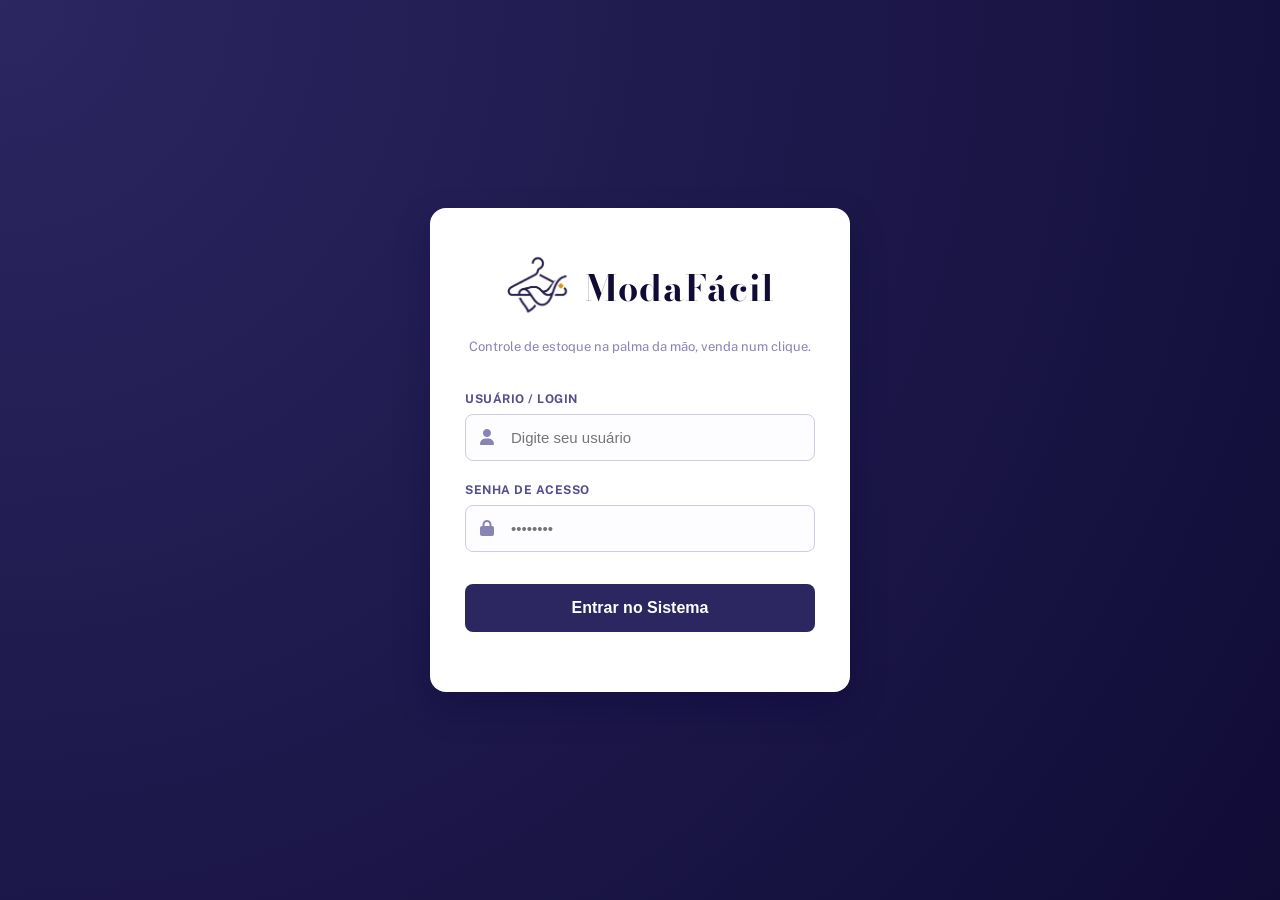
<file: index.html>
<!DOCTYPE html>
<html lang="pt-BR">
<head>
    <meta charset="UTF-8">
    <meta name="viewport" content="width=device-width, initial-scale=1.0">
    <title>ModaFácil - Sistema de Gestão</title>
    <link rel="stylesheet" href="CSS/style.css">
    <link rel="stylesheet" href="https://cdnjs.cloudflare.com/ajax/libs/font-awesome/6.5.2/css/all.min.css">
</head>
<body>

    <div id="toast-container" class="toast-container"></div>

    <div id="tela-login" class="login-wrapper">
        <div class="login-box">
            <div class="login-header">
                <div class="brand-logo-container">
                    <img src="img/logo.png" alt="Logo ModaFácil" class="site-logo">
                    <h1>ModaFácil</h1>
                </div>
                <p>Controle de estoque na palma da mão, venda num clique.</p>
            </div>
            <form id="form-login" onsubmit="autenticarUsuario(event)">
                <div class="campo-login">
                    <label for="usuario">Usuário / Login</label>
                    <div class="input-icone">
                        <i class="fa-solid fa-user"></i>
                        <input type="text" id="usuario" placeholder="Digite seu usuário" required>
                    </div>
                </div>
                <div class="campo-login">
                    <label for="senha">Senha de Acesso</label>
                    <div class="input-icone">
                        <i class="fa-solid fa-lock"></i>
                        <input type="password" id="senha" placeholder="••••••••" required>
                    </div>
                </div>
                <button type="submit" class="btn-login">Entrar no Sistema</button>
            </form>
            <div id="erro-login" class="erro-mensagem"></div>
        </div>
    </div>

    <div id="painel-sistema" class="container" style="display: none;">

        <aside class="sidebar collapsed" id="sidebar">
            <button class="btn-toggle-sidebar" onclick="toggleSidebar()">
                <i class="fa-solid fa-chevron-right" id="sidebar-icon"></i>
            </button>

            <div class="sidebar-topo">
                <div class="brand-logo-container sidebar-brand" onclick="alternarTela('dashboard')">
                    <img src="img/logo.png" alt="Logo ModaFácil" class="site-logo inverted-logo">
                    <h1>ModaFácil</h1>
                </div>
                <p class="metafora-sidebar">O estoque na palma da mão, a venda num clique.</p>
                
                <ul>
                    <li id="menu-dashboard" class="active" onclick="alternarTela('dashboard')">
                        <i class="fa-solid fa-house"></i> <span>Dashboard</span>
                    </li>
                    <li id="menu-produtos" onclick="alternarTela('produtos')">
                        <i class="fa-solid fa-shirt"></i> <span>Produtos</span>
                    </li>
                    <li id="menu-estoque" onclick="alternarTela('estoque')">
                        <i class="fa-solid fa-box"></i> <span>Estoque</span>
                    </li>
                    <li id="menu-vendas" onclick="alternarTela('vendas')">
                        <i class="fa-solid fa-cart-shopping"></i> <span>Vendas</span>
                    </li>
                    <li id="menu-relatorios" onclick="alternarTela('relatorios')">
                        <i class="fa-solid fa-chart-line"></i> <span>Relatórios</span>
                    </li>
                </ul>
            </div>

            <div class="sidebar-rodape">
                <div class="perfil-link-wrapper" id="menu-perfil" onclick="alternarTela('perfil')">
                    <div class="avatar-bolinha">--</div>
                    <div class="perfil-link-info">
                        <span class="nome-usuario">Usuário</span>
                        <span class="cargo-usuario">Cargo</span>
                    </div>
                    <i class="fa-solid fa-chevron-right seta-perfil"></i>
                </div>
            </div>
        </aside>

        <main class="content">

            <div class="header-central">
                <div class="brand-logo-container central-brand">
                    <img src="img/logo.png" alt="Logo ModaFácil" class="site-logo">
                    <h1>ModaFácil</h1>
                </div>
                <p>O estoque na palma da mão, a venda num clique.</p>
            </div>

            <div id="visao-dashboard" class="tela-conteudo">
                <header>
                    <h2>Dashboard</h2>
                    <p>Confira o resumo do seu negócio hoje.</p>
                </header>

                <section class="cards">
                    <div class="card destaque">
                        <h3>Produtos</h3>
                        <span id="card-total-produtos">0</span>
                    </div>
                    <div class="card">
                        <h3>Vendas Hoje</h3>
                        <span id="card-vendas-hoje">0</span>
                    </div>
                    <div class="card alerta-critico">
                        <h3>Estoque Baixo</h3>
                        <span id="card-estoque-baixo">0</span>
                    </div>
                    <div class="card alerta-critico">
                        <h3>Alertas</h3>
                        <span id="card-total-alertas">0</span>
                    </div>
                </section>

                <section class="dashboard-grid">
                    <div class="grafico">
                        <h3>Faturamento por Categoria (R$)</h3>
                        <div class="fake-chart" id="dashboard-chart-container"></div>
                    </div>

                    <div class="estoque">
                        <h3>Produtos com Estoque Baixo</h3>
                        <table id="tabela-dashboard-alertas">
                            <thead>
                                <tr>
                                    <th>Produto</th>
                                    <th>SKU</th>
                                    <th>Qtd</th>
                                </tr>
                            </thead>
                            <tbody></tbody>
                        </table>
                    </div>
                </section>
            </div>

            <div id="visao-produtos" class="tela-conteudo" style="display: none;">
                <header>
                    <h2>Gerenciamento de Produtos</h2>
                    <p>Visão geral de produtos, especializações e variantes comerciais.</p>
                </header>

                <div class="perfil-container-bloco">
                    <h3>Cadastrar Nova Variante Comercial</h3>
                    <form id="form-cadastro-produto" onsubmit="cadastrarVariante(event)" style="margin-top: 15px; display: grid; grid-template-columns: repeat(auto-fit, minmax(200px, 1fr)); gap: 15px;">
                        <div class="grupo-campo">
                            <label>Nome do Produto</label>
                            <input type="text" id="cad-nome" placeholder="Ex: Camiseta Polo" required>
                        </div>
                        <div class="grupo-campo">
                            <label>Tipo/Categoria</label>
                            <select id="cad-tipo" required>
                                <option value="Roupa">Roupa</option>
                                <option value="Calçado">Calçado</option>
                                <option value="Acessório">Acessório</option>
                            </select>
                        </div>
                        <div class="grupo-campo">
                            <label>Atributos / Especificação</label>
                            <input type="text" id="cad-espec" placeholder="Ex: Cor: Preta / Tam: G" required>
                        </div>
                        <div class="grupo-campo">
                            <label>Estoque Mínimo</label>
                            <input type="number" id="cad-minimo" min="1" value="3" required>
                        </div>
                        <div class="grupo-campo">
                            <label>Estoque Inicial</label>
                            <input type="number" id="cad-atual" min="0" value="10" required>
                        </div>
                        <div class="grupo-campo" style="justify-content: flex-end;">
                            <button type="submit" class="btn-login" style="margin-top: 0; padding: 12px;">Salvar Variante</button>
                        </div>
                    </form>
                </div>

                <div class="perfil-container-bloco">
                    <h3>Variantes Registradas no Sistema</h3>
                    <table id="tabela-lista-produtos">
                        <thead>
                            <tr>
                                <th>Produto</th>
                                <th>Tipo</th>
                                <th>SKU</th>
                                <th>Atributos</th>
                                <th>Mínimo</th>
                                <th>Atual</th>
                                <th>Status</th>
                            </tr>
                        </thead>
                        <tbody></tbody>
                    </table>
                </div>
            </div>

            <div id="visao-estoque" class="tela-conteudo" style="display: none;">
                <header>
                    <h2>Movimentação de Estoque</h2>
                    <p>Lance entradas, saídas manuais ou simule baixas de balcão.</p>
                </header>

                <div class="grid-simulacao" style="display: grid; grid-template-columns: 1fr 1fr; gap: 20px;">
                    <div class="perfil-container-bloco">
                        <h3>Registrar Movimentação Manual</h3>
                        <form id="form-movimentacao" onsubmit="processarMovimentacao(event)" style="margin-top: 20px; display: flex; flex-direction: column; gap: 15px;">
                            <div class="grupo-campo">
                                <label>Selecione a Variante</label>
                                <select id="mov-produto" required></select>
                            </div>

                            <div class="grupo-campo">
                                <label>Tipo de Operação</label>
                                <select id="mov-tipo" required>
                                    <option value="ENTRADA">ENTRADA (Ajuste / Reposição)</option>
                                    <option value="SAÍDA">SAÍDA (Saída Manual / Ajuste)</option>
                                </select>
                            </div>

                            <div class="grupo-campo">
                                <label>Quantidade</label>
                                <input type="number" id="mov-qtd" min="1" value="1" required>
                            </div>

                            <div class="grupo-campo">
                                <label>Motivo</label>
                                <input type="text" id="mov-motivo" placeholder="Ex: Ajuste de inventário" required>
                            </div>

                            <button type="submit" class="btn-login" style="margin-top: 10px;">Confirmar Operação</button>
                        </form>
                    </div>

                    <div class="perfil-container-bloco">
                        <h3>Histórico de Movimentações</h3>
                        <div style="max-height: 310px; overflow-y: auto; margin-top: 15px;">
                            <table id="tabela-historico">
                                <thead>
                                    <tr>
                                        <th>Hora</th>
                                        <th>SKU</th>
                                        <th>Tipo</th>
                                        <th>Qtd</th>
                                        <th>Operador</th>
                                    </tr>
                                </thead>
                                <tbody></tbody>
                            </table>
                        </div>
                    </div>
                </div>
            </div>

            <div id="visao-vendas" class="tela-conteudo" style="display: none;">
                <header>
                    <h2>Vendas</h2>
                    <p>Módulo de Balcão e Caixa de Vendas rápidas.</p>
                </header>

                <div class="grid-simulacao" style="display: grid; grid-template-columns: 1.2fr 0.8fr; gap: 20px;">
                    <div class="perfil-container-bloco">
                        <h3>Lançar Item no Checkout</h3>
                        <form id="form-vendas-checkout" onsubmit="adicionarItemCarrinho(event)" style="margin-top: 20px; display: grid; grid-template-columns: 1fr 1fr; gap: 15px;">
                            <div class="grupo-campo" style="grid-column: span 2;">
                                <label>Item Comercial</label>
                                <select id="venda-produto" required></select>
                            </div>
                            <div class="grupo-campo">
                                <label>Quantidade</label>
                                <input type="number" id="venda-qtd" min="1" value="1" required>
                            </div>
                            <div class="grupo-campo">
                                <label>Preço Unitário (R$)</label>
                                <input type="number" id="venda-preco" min="0.01" step="0.01" value="79.90" required>
                            </div>
                            <div style="grid-column: span 2; display: flex; gap: 10px;">
                                <button type="submit" class="btn-login" style="background-color: rgb(84, 78, 139);">Adicionar Item</button>
                                <button type="button" class="btn-logout" onclick="limparCarrinho()" style="margin-left: 0; padding: 12px;">Limpar</button>
                            </div>
                        </form>
                    </div>

                    <div class="perfil-container-bloco" style="display: flex; flex-direction: column; justify-content: space-between;">
                        <div>
                            <h3>Cupom de Venda Atual</h3>
                            <div id="carrinho-lista" style="margin-top: 15px; max-height: 180px; overflow-y: auto; font-family: monospace; font-size: 13px; border: 1px dashed rgb(206, 204, 225); padding: 10px; background: #FAF9FF;">
                                Carrinho vazio.
                            </div>
                        </div>
                        <div style="margin-top: 20px; border-top: 2px solid rgb(206, 204, 225); padding-top: 15px;">
                            <div style="display: flex; justify-content: space-between; font-size: 18px; font-weight: bold; margin-bottom: 15px;">
                                <span>TOTAL:</span>
                                <span id="checkout-total-venda">R$ 0,00</span>
                            </div>
                            <button class="btn-login" onclick="finalizarVendaCaixa()">Finalizar e Emitir Baixa</button>
                        </div>
                    </div>
                </div>
            </div>

            <div id="visao-relatorios" class="tela-conteudo" style="display: none;">
                <header>
                    <h2>Relatórios</h2>
                    <p>Módulo Estatístico, Comercial e de Auditoria de Saídas.</p>
                </header>

                <div class="cards" style="margin-bottom: 25px;">
                    <div class="card" style="border-left-color: #2E7D32;">
                        <h3>Faturamento Bruto</h3>
                        <span id="rel-faturamento-total" style="color: #2E7D32;">R$ 0,00</span>
                    </div>
                    <div class="card" style="border-left-color: rgb(44, 38, 97);">
                        <h3>Total Peças Vendidas</h3>
                        <span id="rel-pecas-totais">0 un</span>
                    </div>
                    <div class="card" style="border-left-color: #FEC100;">
                        <h3>Ticket Médio</h3>
                        <span id="rel-ticket-medio">R$ 0,00</span>
                    </div>
                </div>

                <div class="perfil-container-bloco">
                    <h3>Log de Cupons Emitidos</h3>
                    <div style="overflow-x: auto; margin-top: 15px;">
                        <table id="tabela-relatorio-vendas">
                            <thead>
                                <tr>
                                    <th>ID Venda</th>
                                    <th>Hora</th>
                                    <th>Itens Vendidos</th>
                                    <th>Qtd Total</th>
                                    <th>Total Geral</th>
                                    <th>Operador</th>
                                </tr>
                            </thead>
                            <tbody></tbody>
                        </table>
                    </div>
                </div>
            </div>

            <div id="visao-perfil" class="tela-conteudo" style="display: none;">
                <header>
                    <h2>Meu Perfil</h2>
                    <p>Informações de autenticação e credenciais do lojista no system.</p>
                </header>

                <div class="perfil-container-bloco">
                    <div class="perfil-header-interno">
                        <div class="avatar-grande">--</div>
                        <div class="perfil-titulo-dados">
                            <h3>Nome</h3>
                            <span class="badge-perfil">Cargo</span>
                            <p>Matrícula do Funcionário: <strong>#000</strong></p>
                        </div>
                        <button class="btn-logout" onclick="fazerLogout()"><i class="fa-solid fa-right-from-bracket"></i> Sair do Sistema</button>
                    </div>

                    <div class="perfil-form-dados">
                        <h3>Dados Cadastrais e Segurança</h3>
                        <div class="grid-inputs">
                            <div class="grupo-campo">
                                <label>Nome Completo</label>
                                <input type="text" value="" disabled>
                            </div>
                            <div class="grupo-campo">
                                <label>CPF do Usuário</label>
                                <input type="text" value="" disabled>
                            </div>
                            <div class="grupo-campo">
                                <label>Login de Acesso</label>
                                <input type="text" value="" disabled>
                            </div>
                            <div class="grupo-campo">
                                <label>Tipo de Banco de Dados</label>
                                <input type="text" value="Relacional Robust" disabled>
                            </div>
                        </div>
                    </div>
                </div>
            </div>

        </main>
    </div>

    <script>
        const usuariosCadastrados = {
            "fernanda.chen": { nome: "Fernanda Chen", cpf: "000.000.000-00", cargo: "3058964", matricula: "#001" },
            "milena.cristina": { nome: "Milena Cristina dos Santos Oliveira Lima", cpf: "111.111.111-11", cargo: "3058085", matricula: "#002" },
            "raquel.braga": { nome: "Raquel Vitória Braga Zerneri", cpf: "222.222.222-22", cargo: "3075885", matricula: "#003" },
            "yona.maia": { nome: "Yoná Maia Menezes de Oliveira", cpf: "333.333.333-33", cargo: "3057704", matricula: "#004" }
        };

        let bancoVariantes = [];
        let historicoMovimentacoes = [];
        let logVendasCupons = [];
        let carrinhoVendaAtual = [];
        let usuarioLogadoAtivo = "";
        let contadorVendasID = 1000;

        function autenticarUsuario(event) {
            event.preventDefault();
            const usuarioDigitado = document.getElementById('usuario').value.trim().toLowerCase();
            const senhaDigitada = document.getElementById('senha').value;
            const erroBox = document.getElementById('erro-login');
            const senhaPadrao = "moda123";

            if (usuariosCadastrados[usuarioDigitado] && senhaDigitada === senhaPadrao) {
                usuarioLogadoAtivo = usuarioDigitado;
                atualizarDadosPerfil(usuarioDigitado);
                renderizarDadosEstoque();
                renderDadosGeraisFaturamentoGrafico();

                document.getElementById('tela-login').style.display = 'none';
                document.getElementById('painel-sistema').style.display = 'flex';
                alternarTela('dashboard');
                erroBox.innerText = "";
            } else {
                erroBox.innerText = "Usuário ou senha incorretos. Dica: use a senha 'moda123'.";
            }
        }

        function gerarSKU(nome, tipo, espec) {
            const prefixoTipo = tipo.substring(0, 3).toUpperCase();
            const prefixoNome = nome.replace(/[^a-zA-Z]/g, "").substring(0, 3).toUpperCase();
            const partesEspec = espec.split('/');
            const extrairTamanho = partesEspec.length > 1 ? partesEspec.pop().split(':').pop().trim().toUpperCase() : "UN";
            return `${prefixoTipo}-${prefixoNome}-${extrairTamanho.replace(/[^a-zA-Z0-9]/g, "")}`;
        }

        function cadastrarVariante(event) {
            event.preventDefault();
            const nome = document.getElementById('cad-nome').value.trim();
            const tipo = document.getElementById('cad-tipo').value;
            const espec = document.getElementById('cad-espec').value.trim();
            const minimo = parseInt(document.getElementById('cad-minimo').value);
            const atual = parseInt(document.getElementById('cad-atual').value);

            const novoId = bancoVariantes.length > 0 ? Math.max(...bancoVariantes.map(v => v.id)) + 1 : 1;
            const skuGerado = gerarSKU(nome, tipo, espec);

            bancoVariantes.push({
                id: novoId, produto: nome, tipo: tipo, sku: skuGerado, espec: espec, estoqueMinimo: minimo, estoqueAtual: atual
            });

            mostrarToast(`Variante [${skuGerado}] cadastrada com sucesso!`, 'sucesso');
            document.getElementById('form-cadastro-produto').reset();
            document.getElementById('cad-minimo').value = 3;
            document.getElementById('cad-atual').value = 10;
            
            renderizarDadosEstoque();
            renderDadosGeraisFaturamentoGrafico();
        }

        function renderizarDadosEstoque() {
            let totalItensVariantes = bancoVariantes.length;
            let contadorEstoqueBaixo = 0;

            const tabelaDashboardCorpo = document.querySelector("#tabela-dashboard-alertas tbody");
            const tabelaProdutosCorpo = document.querySelector("#tabela-lista-produtos tbody");
            const selectProdutosManual = document.getElementById("mov-produto");
            const selectProdutosVendas = document.getElementById("venda-produto");

            tabelaDashboardCorpo.innerHTML = "";
            tabelaProdutosCorpo.innerHTML = "";
            selectProdutosManual.innerHTML = "";
            selectProdutosVendas.innerHTML = "";

            bancoVariantes.forEach(item => {
                const estaBaixo = item.estoqueAtual <= item.estoqueMinimo;
                if (estaBaixo) contadorEstoqueBaixo++;

                const classeLinhaAlerta = estaBaixo ? "linha-alerta" : "";
                const statusTexto = estaBaixo ? "⚠️ CRÍTICO" : "✓ ESTÁVEL";

                tabelaProdutosCorpo.innerHTML += `
                    <tr class="${classeLinhaAlerta}">
                        <td><strong>${item.produto}</strong></td>
                        <td>${item.tipo}</td>
                        <td><code>${item.sku}</code></td>
                        <td>${item.espec}</td>
                        <td>${item.estoqueMinimo} un</td>
                        <td><strong>${item.estoqueAtual} un</strong></td>
                        <td>${statusTexto}</td>
                    </tr>
                `;

                if (estaBaixo) {
                    tabelaDashboardCorpo.innerHTML += `
                        <tr class="linha-alerta">
                            <td>${item.produto}</td>
                            <td><code>${item.sku}</code></td>
                            <td><strong>${item.estoqueAtual} un</strong></td>
                        </tr>
                    `;
                }

                selectProdutosManual.innerHTML += `<option value="${item.id}">${item.produto} [${item.sku}] (Atual: ${item.estoqueAtual} un)</option>`;
                selectProdutosVendas.innerHTML += `<option value="${item.id}">${item.produto} [${item.sku}] (Saldo: ${item.estoqueAtual})</option>`;
            });

            if (contadorEstoqueBaixo === 0) {
                tabelaDashboardCorpo.innerHTML = `<tr><td colspan="3" style="text-align: center; color: #2E7D32; padding: 15px;">✓ Todo o estoque encontra-se estável!</td></tr>`;
            }

            document.getElementById("card-total-produtos").innerText = totalItensVariantes;
            document.getElementById("card-estoque-baixo").innerText = contadorEstoqueBaixo;
            document.getElementById("card-total-alertas").innerText = contadorEstoqueBaixo;
        }

        function processarMovimentacao(event) {
            event.preventDefault();
            const idVariante = parseInt(document.getElementById("mov-produto").value);
            const tipo = document.getElementById("mov-tipo").value;
            const quantidade = parseInt(document.getElementById("mov-qtd").value);
            const motivo = document.getElementById("mov-motivo").value;

            const variante = bancoVariantes.find(v => v.id === idVariante);

            if (tipo === "SAÍDA" && quantidade > variante.estoqueAtual) {
                mostrarToast(`Erro: Saldo insuficiente em estoque de [${variante.sku}].`, 'erro');
                return;
            }

            if (tipo === "SAÍDA") {
                variante.estoqueAtual -= quantity;
                mostrarToast(`Saída manual efetuada para [${variante.sku}].`, 'sucesso');
            } else {
                variante.estoqueAtual += quantidade;
                mostrarToast(`Entrada manual computada para [${variante.sku}].`, 'sucesso');
            }

            const horaAtual = new Date().toLocaleTimeString('pt-BR', { hour: '2-digit', minute: '2-digit', second: '2-digit' });
            historicoMovimentacoes.unshift({
                hour: horaAtual, sku: variante.sku, tipo: tipo, qtd: quantidade, operador: usuariosCadastrados[usuarioLogadoAtivo].nome.split(' ')[0]
            });

            document.getElementById("mov-qtd").value = 1;
            document.getElementById("mov-motivo").value = "";
            
            renderizarDadosEstoque();
            renderizarHistoricoVisual();
        }

        function renderizarHistoricoVisual() {
            const corpoHistorico = document.querySelector("#tabela-historico tbody");
            corpoHistorico.innerHTML = "";
            historicoMovimentacoes.forEach(mov => {
                const corEstilo = mov.tipo.includes("SAÍDA") || mov.tipo.includes("BAIXA") ? "style='color: #C62828; font-weight: bold;'" : "style='color: #2E7D32; font-weight: bold;'";
                corpoHistorico.innerHTML += `<tr><td>${mov.hour}</td><td><code>${mov.sku}</code></td><td ${corEstilo}>${mov.tipo}</td><td>${mov.qtd} un</td><td>${mov.operador}</td></tr>`;
            });
        }

        function adicionarItemCarrinho(event) {
            event.preventDefault();
            const idVariante = parseInt(document.getElementById("venda-produto").value);
            const qtd = parseInt(document.getElementById("venda-qtd").value);
            const precoInput = document.getElementById("venda-preco").value;
            const preco = parseFloat(precoInput) || 79.90;

            const variante = bancoVariantes.find(v => v.id === idVariante);
            if (!variante) {
                mostrarToast("Selecione um item comercial válido.", "erro");
                return;
            }

            const jaNoCarrinho = carrinhoVendaAtual.filter(i => i.id === idVariante).reduce((acc, c) => acc + c.qtd, 0);

            if ((qtd + jaNoCarrinho) > variante.estoqueAtual) {
                mostrarToast(`Erro: Saldo indisponível! Estoque atual é de apenas ${variante.estoqueAtual} un.`, 'erro');
                return;
            }

            carrinhoVendaAtual.push({
                id: variante.id, produto: variante.produto, sku: variante.sku, tipo: variante.tipo, qtd: qtd, precoUnitario: preco, subtotal: qtd * preco
            });

            mostrarToast(`Item adicionado ao carrinho provisório.`, 'sucesso');
            renderizarCarrinhoVisual();
        }

        function renderizarCarrinhoVisual() {
            const caixaVisual = document.getElementById("carrinho-lista");
            const txtTotal = document.getElementById("checkout-total-venda");

            if (!caixaVisual || !txtTotal) return;

            if (carrinhoVendaAtual.length === 0) {
                caixaVisual.innerHTML = "Carrinho vazio."; // CORRIGIDO: caVisual mudou para caixaVisual
                txtTotal.innerText = "R$ 0,00";
                return;
            }

            let htmlAcumulado = "";
            let totalGeral = 0;
            carrinhoVendaAtual.forEach((item, index) => {
                totalGeral += item.subtotal;
                htmlAcumulado += `[${index+1}] ${item.produto} (${item.sku})<br> ${item.qtd}un x R$ ${item.precoUnitario.toFixed(2)} = R$ ${item.subtotal.toFixed(2)}<br>-------------------------<br>`;
            });
            caixaVisual.innerHTML = htmlAcumulado;
            txtTotal.innerText = `R$ ${totalGeral.toFixed(2)}`;
        }

        function limparCarrinho() {
            carrinhoVendaAtual = [];
            renderizarCarrinhoVisual();
        }

        function finalizarVendaCaixa() {
            if (carrinhoVendaAtual.length === 0) {
                mostrarToast("Checkout vazio.", "erro");
                return;
            }

            carrinhoVendaAtual.forEach(item => {
                const v = bancoVariantes.find(b => b.id === item.id);
                if (v) {
                    v.estoqueAtual -= item.qtd;
                    
                    const horaAtual = new Date().toLocaleTimeString('pt-BR', { hour: '2-digit', minute: '2-digit', second: '2-digit' });
                    historicoMovimentacoes.unshift({
                        hour: horaAtual, sku: item.sku, tipo: "BAIXA CAIXA", qtd: item.qtd, operador: usuariosCadastrados[usuarioLogadoAtivo].nome.split(' ')[0]
                    });
                }
            });

            const horaVenda = new Date().toLocaleTimeString('pt-BR', { hour: '2-digit', minute: '2-digit' });
            const totalItensPecas = carrinhoVendaAtual.reduce((a, c) => a + c.qtd, 0);
            const totalPrecoVenda = carrinhoVendaAtual.reduce((a, c) => a + c.subtotal, 0);
            const listaTextualItens = carrinhoVendaAtual.map(i => `${i.produto} (${i.qtd}un)`).join(', ');

            contadorVendasID++;
            logVendasCupons.unshift({
                id: contadorVendasID, hora: horaVenda, itensTexto: listaTextualItens, qtdPecas: totalItensPecas, totalDinheiro: totalPrecoVenda, operador: usuariosCadastrados[usuarioLogadoAtivo].nome.split(' ')[0], carrinhoDetalhes: [...carrinhoVendaAtual]
            });

            mostrarToast(`Venda #${contadorVendasID} computada!`, 'sucesso');
            carrinhoVendaAtual = [];
            
            renderizarDadosEstoque();
            renderizarCarrinhoVisual();
            renderizarHistoricoVisual();
            renderDadosGeraisFaturamentoGrafico();
        }

        function renderDadosGeraisFaturamentoGrafico() {
            const tabelaRelatorio = document.querySelector("#tabela-relatorio-vendas tbody");
            if (!tabelaRelatorio) return;
            
            tabelaRelatorio.innerHTML = "";

            let faturamentoAcumulado = 0;
            let pecasVendidasAcumuladas = 0;

            logVendasCupons.forEach(cupom => {
                faturamentoAcumulado += cupom.totalDinheiro;
                pecasVendidasAcumuladas += cupom.qtdPecas;
                tabelaRelatorio.innerHTML += `<tr><td>#${cupom.id}</td><td>${cupom.hora}</td><td>${cupom.itensTexto}</td><td>${cupom.qtdPecas} un</td><td><strong>R$ ${cupom.totalDinheiro.toFixed(2)}</strong></td><td>${cupom.operador}</td></tr>`;
            });

            const totalCuponsEmitidos = logVendasCupons.length;
            const ticketMedioCalculado = totalCuponsEmitidos > 0 ? faturamentoAcumulado / totalCuponsEmitidos : 0;

            document.getElementById("rel-faturamento-total").innerText = `R$ ${faturamentoAcumulado.toFixed(2)}`;
            document.getElementById("rel-pecas-totais").innerText = `${pecasVendidasAcumuladas} un`;
            document.getElementById("rel-ticket-medio").innerText = `R$ ${ticketMedioCalculado.toFixed(2)}`;
            document.getElementById("card-vendas-hoje").innerText = totalCuponsEmitidos;

            renderizarGraficoCategoriasDashboard();
        }

        function renderizarGraficoCategoriasDashboard() {
            const containerGrafico = document.getElementById("dashboard-chart-container");
            if (!containerGrafico) return;

            containerGrafico.innerHTML = "";
            let faturamentoCategorias = { "Roupa": 0, "Calçado": 0, "Acessório": 0 };

            logVendasCupons.forEach(cupom => {
                cupom.carrinhoDetalhes.forEach(item => { if(faturamentoCategorias[item.tipo] !== undefined) faturamentoCategorias[item.tipo] += item.subtotal; });
            });

            const maiorValor = Math.max(...Object.values(faturamentoCategorias), 100);

            Object.keys(faturamentoCategorias).forEach(cat => {
                const valor = faturamentoCategorias[cat];
                const pctBarra = (valor / maiorValor) * 100;
                containerGrafico.innerHTML += `
                    <div style="display: flex; flex-direction: column; align-items: center; justify-content: flex-end; height: 100%; flex: 1;">
                        <span style="font-size: 11px; font-weight: bold; margin-bottom: 5px; color: rgb(44, 38, 97);">R$ ${valor.toFixed(2)}</span>
                        <div style="width: 45px; height: ${Math.max(pctBarra, 5)}%; background: linear-gradient(to top, rgb(16, 12, 54), rgb(84, 78, 139)); border-radius: 4px 4px 0 0; transition: height 0.5s ease;"></div>
                        <span style="font-size: 12px; font-weight: bold; margin-top: 8px; color: rgb(9, 3, 59);">${cat}</span>
                    </div>`;
            });
        }

        function mostrarToast(mensagem, tipo = 'sucesso') {
            const container = document.getElementById('toast-container');
            if (!container) return;
            const toast = document.createElement('div');
            let icone = '<i class="fa-solid fa-circle-check"></i>';
            if (tipo === 'erro') icone = '<i class="fa-solid fa-circle-xmark"></i>';
            if (tipo === 'alerta') icone = '<i class="fa-solid fa-triangle-exclamation"></i>';

            toast.className = `toast toast-${tipo}`;
            toast.innerHTML = `${icone} <span>${mensagem}</span>`;
            container.appendChild(toast);

            setTimeout(() => {
                toast.style.animation = 'fadeOut 0.4s ease forwards';
                setTimeout(() => toast.remove(), 400);
            }, 4500);
        }

        function atualizarDadosPerfil(login) {
            const dados = usuariosCadastrados[login];
            if (!dados) return;

            const partesNome = dados.nome.split(' ');
            const iniciais = (partesNome[0][0] + (partesNome.length > 1 ? partesNome[partesNome.length - 1][0] : '')).toUpperCase();

            document.querySelector('.avatar-bolinha').innerText = iniciais;
            document.querySelector('.nome-usuario').innerText = partesNome[0] + " " + (partesNome.length > 1 ? partesNome[partesNome.length - 1] : '');
            document.querySelector('.cargo-usuario').innerText = dados.cargo;
            document.querySelector('.avatar-grande').innerText = iniciais;
            document.querySelector('.perfil-titulo-dados h3').innerText = dados.nome;
            document.querySelector('.badge-perfil').innerText = `BV: ${dados.cargo}`;
            document.querySelector('.perfil-titulo-dados strong').innerText = dados.matricula;

            const inputs = document.querySelectorAll('.perfil-form-dados input');
            if(inputs.length >= 3) {
                inputs[0].value = dados.nome;
                inputs[1].value = dados.cpf;
                inputs[2].value = login;
            }
        }

        function fazerLogout() {
            document.getElementById('painel-sistema').style.display = 'none';
            document.getElementById('tela-login').style.display = 'flex';
            document.getElementById('form-login').reset();
            document.getElementById('erro-login').innerText = "";
        }

        function alternarTela(nomeTela) {
            document.querySelectorAll('.tela-conteudo').forEach(t => t.style.display = 'none');
            document.querySelectorAll('.sidebar li').forEach(i => i.classList.remove('active'));
            document.getElementById('menu-perfil').classList.remove('perfil-ativo');

            const telaAlvo = document.getElementById(`visao-${nomeTela}`);
            if(telaAlvo) telaAlvo.style.display = 'block';
            
            if(nomeTela === 'perfil') {
                document.getElementById('menu-perfil').classList.add('perfil-ativo');
            } else {
                const el = document.getElementById(`menu-${nomeTela}`);
                if(el) el.classList.add('active');
            }
        }

        function toggleSidebar() {
            const sidebar = document.getElementById('sidebar');
            const icon = document.getElementById('sidebar-icon');
            if(!sidebar || !icon) return;

            sidebar.classList.toggle('collapsed');

            if (sidebar.classList.contains('collapsed')) {
                icon.className = 'fa-solid fa-chevron-right';
            } else {
                icon.className = 'fa-solid fa-chevron-left';
            }
        }
    </script>
</body>
</html>
</file>
<file: CSS/style.css>
/* ==========================================================================
   1. TIPOGRAFIA E CONFIGURAÇÕES BASE (Didot & News Gothic MT)
   ========================================================================== */
@import url('https://fonts.googleapis.com/css2?family=Bodoni+Moda:ital,opsz,wght@0,6..96,400..900;1,6..96,400..900&family=Public+Sans:wght@300;400;700&display=swap');

* {
    margin: 0;
    padding: 0;
    box-sizing: border-box;
}

body {
    background-color: rgb(206, 204, 225);
    font-family: 'News Gothic MT', 'Public Sans', 'Segoe UI', Arial, sans-serif;
    color: rgb(9, 3, 59);
    overflow-x: hidden;
}

.container {
    display: flex;
    width: 100vw;
}

/* ==========================================================================
   2. TELA DE LOGIN ORIGINAL
   ========================================================================== */
.login-wrapper {
    width: 100vw;
    height: 100vh;
    background: radial-gradient(circle at top left, rgb(44, 38, 97), rgb(16, 12, 54));
    display: flex;
    align-items: center;
    justify-content: center;
    padding: 20px;
}

.login-box {
    background: #FFFFFF;
    width: 100%;
    max-width: 420px;
    padding: 45px 35px;
    border-radius: 16px;
    box-shadow: 0 15px 35px rgba(9, 3, 59, 0.3);
}

.login-header {
    text-align: center;
    margin-bottom: 35px;
}

.login-header h1 {
    font-family: 'Didot', 'Bodoni Moda', serif;
    font-size: 36px;
    color: rgb(16, 12, 54);
    letter-spacing: 1px;
    margin-bottom: 8px;
}

.login-header p {
    font-size: 13px;
    color: rgb(137, 132, 182);
    line-height: 1.4;
}

.campo-login {
    display: flex;
    flex-direction: column;
    gap: 8px;
    margin-bottom: 22px;
}

.campo-login label {
    font-size: 12px;
    font-weight: bold;
    color: rgb(84, 78, 139);
    text-transform: uppercase;
    letter-spacing: 0.5px;
}

.input-icone {
    position: relative;
    display: flex;
    align-items: center;
}

.input-icone i {
    position: absolute;
    left: 15px;
    color: rgb(137, 132, 182);
    font-size: 16px;
}

.input-icone input {
    width: 100%;
    padding: 14px 15px 14px 45px;
    border: 1px solid rgb(206, 204, 225);
    border-radius: 8px;
    background-color: #FDFDFF;
    color: rgb(9, 3, 59);
    font-size: 15px;
    outline: none;
    transition: all 0.2s ease;
}

.input-icone input:focus {
    border-color: rgb(44, 38, 97);
    box-shadow: 0 0 0 3px rgba(44, 38, 97, 0.15);
}

.btn-login {
    width: 100%;
    padding: 15px;
    background-color: rgb(44, 38, 97);
    color: white;
    border: none;
    border-radius: 8px;
    font-size: 16px;
    font-family: 'News Gothic MT', sans-serif;
    font-weight: bold;
    cursor: pointer;
    transition: background 0.2s ease;
    margin-top: 10px;
}

.btn-login:hover {
    background-color: rgb(16, 12, 54);
}

.erro-mensagem {
    color: #C62828;
    font-size: 13px;
    text-align: center;
    margin-top: 15px;
    font-weight: bold;
}

/* ==========================================================================
   3. MENU LATERAL E COMPORTAMENTOS RETRÁTEIS (SIDEBAR)
   ========================================================================== */
.sidebar {
    width: 260px;
    height: 100vh;
    background-color: rgb(16, 12, 54);
    color: #FFFFFF;
    padding: 30px 15px;
    position: fixed;
    display: flex;
    flex-direction: column;
    justify-content: space-between;
    transition: width 0.3s cubic-bezier(0.4, 0, 0.2, 1), padding 0.3s ease;
    z-index: 100;
}

.sidebar h1 {
    font-family: 'Didot', 'Bodoni Moda', serif;
    font-size: 32px;
    text-align: center;
    cursor: pointer;
    color: rgb(206, 204, 225);
    margin-bottom: 5px;
}

.metafora-sidebar {
    color: rgb(137, 132, 182);
    font-size: 11px;
    font-style: italic;
    text-align: center;
    margin-bottom: 35px;
    padding: 0 5px;
    line-height: 1.4;
}

.sidebar ul {
    list-style: none;
}

.sidebar li {
    padding: 12px 18px;
    margin-bottom: 6px;
    border-radius: 8px;
    cursor: pointer;
    font-size: 15px;
    font-weight: bold;
    transition: all 0.2s ease;
    display: flex;
    align-items: center;
    color: rgb(206, 204, 225);
}

.sidebar li i {
    margin-right: 12px;
    font-size: 16px;
    width: 20px;
    text-align: center;
}

.sidebar li:hover, 
.sidebar li.active {
    background-color: rgb(44, 38, 97);
    color: #FFFFFF;
}

/* Botão redondo de colapso - Ajustado Posição e Z-Index para Clique Perfeito */
.btn-toggle-sidebar {
    position: absolute;
    top: 25px;
    right: -15px;
    width: 30px;
    height: 30px;
    background-color: rgb(44, 38, 97);
    color: #FFFFFF;
    border: 1px solid rgb(206, 204, 225);
    border-radius: 50%;
    cursor: pointer;
    display: flex;
    align-items: center;
    justify-content: center;
    box-shadow: 0 4px 8px rgba(0, 0, 0, 0.2);
    z-index: 999;
    transition: background-color 0.2s ease, transform 0.2s ease;
}

.btn-toggle-sidebar:hover {
    background-color: rgb(9, 3, 59);
    transform: scale(1.05);
}

/* COMPORTAMENTO DA SIDEBAR RECOLHIDA (COLLAPSED) */
.sidebar.collapsed {
    width: 80px;
    padding: 30px 10px;
}

/* Oculta textos e elementos internos quando recolhido */
.sidebar.collapsed h1,
.sidebar.collapsed .metafora-sidebar,
.sidebar.collapsed li span,
.sidebar.collapsed .perfil-link-info,
.sidebar.collapsed .seta-perfil {
    display: none !important;
}

.sidebar.collapsed li {
    justify-content: center;
    padding: 12px 0;
}

.sidebar.collapsed li i {
    margin-right: 0;
    font-size: 18px;
}

.sidebar.collapsed .perfil-link-wrapper {
    justify-content: center;
    padding: 5px 0;
}

/* Rodapé do Perfil */
.sidebar-rodape {
    border-top: 1px solid rgba(206, 204, 225, 0.15);
    padding-top: 15px;
}

.perfil-link-wrapper {
    display: flex;
    align-items: center;
    padding: 10px;
    border-radius: 10px;
    cursor: pointer;
    transition: background 0.2s ease;
}

.perfil-link-wrapper:hover,
.perfil-link-wrapper.perfil-ativo {
    background-color: rgb(44, 38, 97);
}

.avatar-bolinha {
    width: 40px;
    height: 40px;
    border-radius: 50%;
    background-color: rgb(137, 132, 182);
    color: rgb(16, 12, 54);
    font-weight: bold;
    display: flex;
    align-items: center;
    justify-content: center;
    font-size: 14px;
}

.perfil-link-info {
    margin-left: 12px;
    display: flex;
    flex-direction: column;
    flex: 1;
}

.nome-usuario {
    font-size: 14px;
    font-weight: bold;
    color: #FFFFFF;
}

.cargo-usuario {
    font-size: 11px;
    color: rgb(206, 204, 225);
    margin-top: 2px;
}

.seta-perfil {
    font-size: 12px;
    color: rgb(137, 132, 182);
}

/* ==========================================================================
   4. CONTEÚDO PRINCIPAL E TÍTULO DINÂMICO
   ========================================================================== */
.content {
    margin-left: 80px;
    width: calc(100% - 80px);
    padding: 40px;
    transition: margin-left 0.3s cubic-bezier(0.4, 0, 0.2, 1), width 0.3s cubic-bezier(0.4, 0, 0.2, 1);
}

/* Quando abrir a sidebar, empurra o painel de conteúdo */
.sidebar:not(.collapsed) + .content {
    margin-left: 260px;
    width: calc(100% - 260px);
}

/* ESTILO DO TÍTULO CENTRALIZADO SUPERIOR */
.header-central {
    text-align: center;
    margin-bottom: 40px;
    padding-bottom: 20px;
    border-bottom: 1px solid rgba(16, 12, 54, 0.1);
    transition: opacity 0.3s ease;
}

.header-central h1 {
    font-family: 'Didot', 'Bodoni Moda', serif;
    font-size: 42px;
    color: rgb(16, 12, 54);
    letter-spacing: 2px;
}

.header-central p {
    font-size: 14px;
    color: rgb(84, 78, 139);
    font-style: italic;
    margin-top: 5px;
}

/* Suaviza a exibição do título central caso a sidebar esteja aberta */
.sidebar:not(.collapsed) + .content .header-central {
    opacity: 0.25;
}

header h2 {
    font-family: 'Didot', 'Bodoni Moda', serif;
    color: rgb(9, 3, 59);
    font-size: 38px;
}

header p {
    color: rgb(84, 78, 139);
    font-size: 15px;
    margin: 8px 0 30px;
}

/* CARDS INDICADORES */
.cards {
    display: flex;
    gap: 20px;
    margin-bottom: 30px;
}

.card {
    flex: 1;
    background: #FFFFFF;
    padding: 25px;
    border-radius: 12px;
    box-shadow: 0 4px 12px rgba(16, 12, 54, 0.05);
    border-left: 5px solid rgb(84, 78, 139);
}

.card i {
    font-size: 24px;
    color: rgb(84, 78, 139);
    margin-bottom: 10px;
    display: block;
}

.card h3 {
    font-size: 13px;
    text-transform: uppercase;
    color: rgb(84, 78, 139);
    margin-bottom: 8px;
}

.card span {
    font-size: 36px;
    font-weight: bold;
    color: rgb(9, 3, 59);
}

.card.destaque {
    background: linear-gradient(135deg, rgb(44, 38, 97), rgb(84, 78, 139));
    border-left: none;
}
.card.destaque h3, .card.destaque span, .card.destaque i { color: #FFFFFF; }

.card.alerta-critico {
    background-color: #FFFDEB;
    border-left: 5px solid #FEC100;
}

/* GRIDS DO PANEL DASHBOARD */
.dashboard-grid {
    display: flex;
    gap: 20px;
}

.grafico, .estoque {
    background: #FFFFFF;
    padding: 25px;
    border-radius: 12px;
    box-shadow: 0 4px 12px rgba(16, 12, 54, 0.05);
}
.grafico { flex: 2; }
.estoque { flex: 1; }

.fake-chart {
    height: 240px;
    background: linear-gradient(to top, rgb(206, 204, 225), #FDFDFF);
    border-radius: 8px;
    border: 1px dashed rgb(137, 132, 182);
    display: flex;
    justify-content: space-around;
    align-items: flex-end;
    padding: 20px 30px;
}

/* TABELAS */
table { 
    width: 100%; 
    border-collapse: collapse; 
    margin-top: 15px;
}

th, td { 
    padding: 12px; 
    font-size: 14px; 
    text-align: left; 
    font-family: 'News Gothic MT', sans-serif;
}

th { 
    background-color: rgb(206, 204, 225); 
    color: rgb(9, 3, 59); 
    font-weight: bold; 
}

td { 
    border-bottom: 1px solid rgb(206, 204, 225); 
}

.linha-alerta td { 
    background-color: rgba(254, 193, 0, 0.12); 
    color: #5c4600; 
    font-weight: bold;
}

/* CONTAINER DE ELEMENTOS CADASTRAIS */
.perfil-container-bloco {
    background: #FFFFFF;
    border-radius: 16px;
    padding: 35px;
    box-shadow: 0 4px 15px rgba(16, 12, 54, 0.05);
    margin-bottom: 25px;
}

.perfil-container-bloco h3 {
    font-size: 16px;
    color: rgb(16, 12, 54);
    text-transform: uppercase;
    letter-spacing: 0.5px;
    margin-bottom: 15px;
    border-bottom: 1px dashed rgb(206, 204, 225);
    padding-bottom: 5px;
}

.grupo-campo {
    display: flex;
    flex-direction: column;
    gap: 8px;
}

.grupo-campo label {
    font-size: 13px;
    font-weight: bold;
    color: rgb(84, 78, 139);
}

.grupo-campo input, .grupo-campo select {
    padding: 12px;
    border: 1px solid rgb(206, 204, 225);
    border-radius: 6px;
    background-color: #F8F8FC;
    color: rgb(9, 3, 59);
    font-size: 15px;
    outline: none;
}

.grupo-campo input { cursor: text; }
.grupo-campo select { cursor: pointer; }

.perfil-header-interno {
    display: flex;
    align-items: center;
    gap: 25px;
    border-bottom: 2px solid rgb(206, 204, 225);
    padding-bottom: 30px;
    margin-bottom: 30px;
}

.avatar-grande {
    width: 80px;
    height: 80px;
    background-color: rgb(16, 12, 54);
    color: #FFFFFF;
    border-radius: 50%;
    display: flex;
    align-items: center;
    justify-content: center;
    font-size: 28px;
    font-weight: bold;
}

.perfil-titulo-dados h3 { font-size: 24px; color: rgb(9, 3, 59); border-bottom: none; margin-bottom: 0; padding-bottom: 0; text-transform: none; }
.perfil-titulo-dados p { font-size: 13px; color: rgb(84, 78, 139); margin-top: 5px; }

.badge-perfil {
    background-color: rgb(44, 38, 97);
    color: white;
    padding: 4px 12px;
    border-radius: 30px;
    font-size: 12px;
    font-weight: bold;
    display: inline-block;
    margin-top: 5px;
}

.btn-logout {
    margin-left: auto;
    padding: 12px 20px;
    background-color: #FFF0F0;
    color: #C62828;
    border: 1px solid #FFCDCD;
    border-radius: 8px;
    font-weight: bold;
    cursor: pointer;
    transition: all 0.2s ease;
}

.btn-logout:hover { background-color: #C62828; color: #FFFFFF; }
.grid-inputs { display: grid; grid-template-columns: repeat(auto-fit, minmax(220px, 1fr)); gap: 20px; }
.perfil-form-dados h3 { font-size: 16px; color: rgb(16, 12, 54); text-transform: uppercase; letter-spacing: 0.5px; margin-bottom: 20px; border-bottom: none; }
code { background-color: #F0EDF8; padding: 2px 6px; border-radius: 4px; font-family: monospace; font-weight: bold; color: rgb(44, 38, 97); }

/* ==========================================================================
   5. NOTIFICAÇÕES (TOAST SYSTEM)
   ========================================================================== */
.toast-container {
    position: fixed;
    top: 20px;
    right: 20px;
    z-index: 9999;
    display: flex;
    flex-direction: column;
    gap: 10px;
    max-width: 350px;
}

.toast {
    background: #FFFFFF;
    color: rgb(9, 3, 59);
    padding: 16px 20px;
    border-radius: 8px;
    box-shadow: 0 10px 25px rgba(16, 12, 54, 0.15);
    display: flex;
    align-items: center;
    gap: 12px;
    font-size: 14px;
    font-weight: bold;
    animation: slideIn 0.3s cubic-bezier(0.175, 0.885, 0.32, 1.275) forwards;
    border-left: 6px solid;
}

.toast-sucesso { border-left-color: rgb(44, 38, 97); }
.toast-sucesso i { color: rgb(44, 38, 97); }
.toast-alerta { border-left-color: #FEC100; background-color: #FFFDF0; }
.toast-alerta i { color: #FEC100; }
.toast-erro { border-left-color: #C62828; background-color: #FFF2F2; }
.toast-erro i { color: #C62828; }

@keyframes slideIn { from { transform: translateX(100%); opacity: 0; } to { transform: translateX(0); opacity: 1; } }
@keyframes fadeOut { to { transform: translateY(-10px); opacity: 0; } }

/* ==========================================================================
   6. IMPLEMENTAÇÃO E INTEGRAÇÃO DA LOGO DA MARCA (CORREÇÃO DE DISTÂNCIA 100px)
   ========================================================================== */

/* Conector flexível base - Ajustado para alinhar perfeitamente sem esticar */
.brand-logo-container {
    display: inline-flex !important; /* Força o bloco a ter apenas o tamanho dos elementos */
    align-items: center;
    justify-content: flex-start !important;
    gap: 12px; /* Distância exata entre o fim da imagem e o começo do texto */
    margin-bottom: 12px;
    width: max-content !important; /* Impede que o container ocupe 100% da largura da tela */
}

/* Tamanho da imagem definido em 100px */
.site-logo {
    height: 70px;
    width: auto;
    object-fit: contain;
    display: block;
    margin: 0 !important; /* Remove qualquer margem padrão da imagem */
}

/* Alinhamento centralizado exclusivo para o cabeçalho da tela de Login */
.login-header .brand-logo-container {
    display: flex !important;
    justify-content: center !important;
    margin-bottom: 15px;
    width: 100% !important; /* No login, o bloco centraliza na caixa */
}

/* AJUSTE COMPLETO PARA A SIDEBAR (MENU LATERAL) ABERTA */
.sidebar:not(.collapsed) .sidebar-brand {
    display: flex !important;
    align-items: center;
    justify-content: flex-start !important;
    padding: 10px 0px;
    margin-bottom: 20px;
    width: 100%;
    cursor: pointer;
}

/* Garante que o container interno na sidebar fique totalmente colado à esquerda */
.sidebar:not(.collapsed) .sidebar-brand .brand-logo-container {
    display: inline-flex !important;
    justify-content: flex-start !important;
    gap: 12px; /* Mantém o texto coladinho na logo de 100px */
    width: max-content !important;
    margin-bottom: 0;
}

/* Remove completamente margens e paddings fantasmas do H1 */
.brand-logo-container h1 {
    margin: 0 !important;
    padding: 0 !important;
    line-height: 1 !important; /* Evita que a altura da linha empurre o texto */
    white-space: nowrap; /* Garante que o nome não quebre linha */
}

.sidebar:not(.collapsed) .sidebar-brand h1 {
    display: block !important;
    font-size: 26px;
    color: #FFFFFF;
}

/* Quando a barra lateral encolher, esconde a logo e o texto */
.sidebar.collapsed .sidebar-topo .brand-logo-container {
    display: none !important;
}

/* Filtro para a logo na barra lateral escura */
.inverted-logo {
    filter: brightness(0) invert(1) drop-shadow(0px 0px 1px rgba(206, 204, 225, 0.8));
    height: 60px; /* Reduzido ligeiramente na sidebar para não quebrar o layout do menu */
}

/* Centralização do cabeçalho da página principal */
.central-brand {
    justify-content: center !important;
    gap: 15px;
}

.header-central .site-logo {
    height: 100px; 
}
</file>
